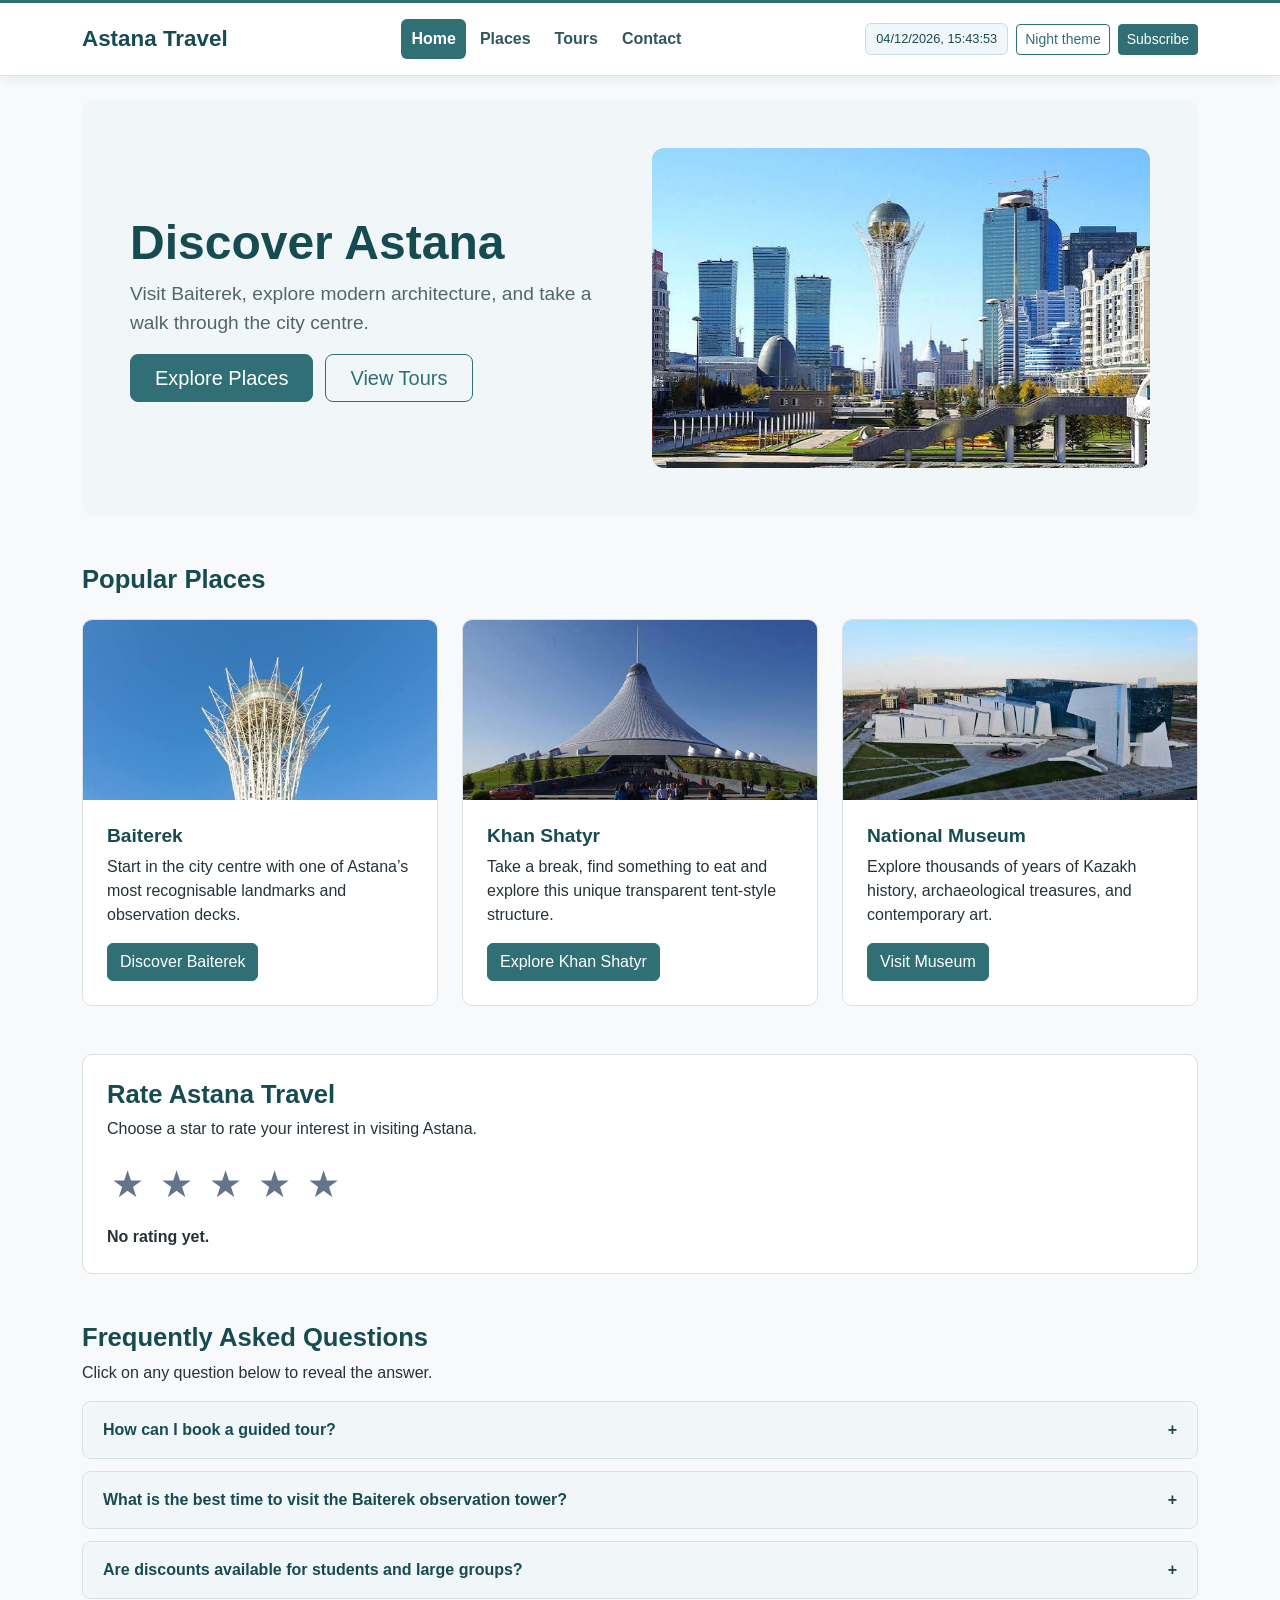
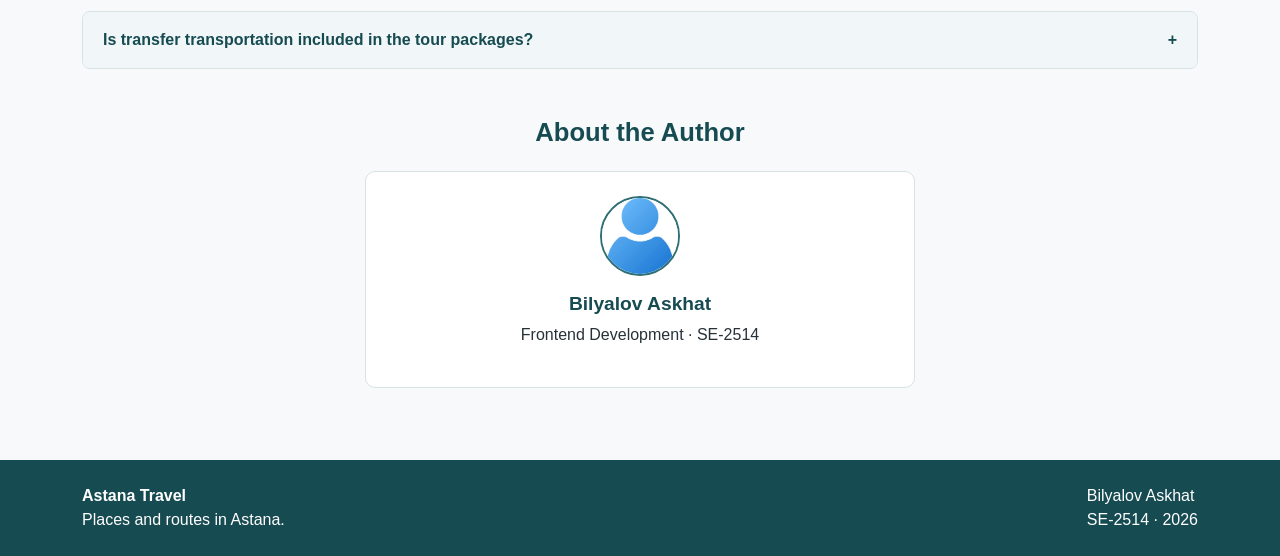
<file: index.html>
<!doctype html>
<html lang="en">
  <head>
    <meta charset="UTF-8" />
    <meta name="viewport" content="width=device-width, initial-scale=1.0" />
    <meta name="description" content="Places to visit and walking routes in Astana." />
    <title>Home | Astana Travel</title>
    <link rel="icon" href="data:," />
    <link rel="stylesheet" href="css/bootstrap.min.css" />
    <link rel="stylesheet" href="css/style.css" />
    <script src="js/main.js" defer></script>
    <script src="js/home.js" defer></script>
  </head>
  <body>
    <header class="site-header py-3">
      <div class="container header-row">
        <a class="logo" href="index.html">Astana Travel</a>
        <nav class="site-nav" aria-label="Main navigation">
          <a class="menu-link" href="index.html" aria-current="page">Home</a>
          <a class="menu-link" href="places.html">Places</a>
          <a class="menu-link" href="prices.html">Tours</a>
          <a class="menu-link" href="contact.html">Contact</a>
        </nav>
        <div class="header-actions">
          <span class="datetime-badge" id="current-date-time">Loading date and time...</span>
          <button class="btn btn-outline-teal btn-sm" id="theme-button" type="button" aria-pressed="false">Night theme</button>
          <button class="btn btn-teal btn-sm" id="open-popup" type="button">Subscribe</button>
        </div>
      </div>
    </header>

    <main class="container py-4">
      <section class="hero p-4 p-md-5 mb-5" id="welcome">
        <div class="row g-4">
          <div class="col-lg-6">
            <h1>Discover Astana</h1>
            <p class="intro">Visit Baiterek, explore modern architecture, and take a walk through the city centre.</p>
            <div class="card-actions">
              <a class="btn btn-teal btn-lg px-4" href="places.html">Explore Places</a>
              <a class="btn btn-outline-teal btn-lg px-4" href="prices.html">View Tours</a>
            </div>
          </div>
          <div class="col-lg-6">
            <img class="hero-image" src="images/astana.jpeg" alt="A view of Astana skyline" />
          </div>
        </div>
      </section>

      <section class="mb-5" id="highlights">
        <h2 class="mb-4">Popular Places</h2>
        <div class="row g-4">
          <div class="col-md-6 col-lg-4">
            <article class="travel-card">
              <img class="card-image" src="images/baiterek.jpeg" alt="Baiterek monument" />
              <div class="card-content p-4">
                <h3>Baiterek</h3>
                <p>Start in the city centre with one of Astana’s most recognisable landmarks and observation decks.</p>
                <a class="btn btn-teal" href="places.html#baiterek">Discover Baiterek</a>
              </div>
            </article>
          </div>
          <div class="col-md-6 col-lg-4">
            <article class="travel-card">
              <img class="card-image" src="images/khan_shatyr.jpeg" alt="Khan Shatyr" />
              <div class="card-content p-4">
                <h3>Khan Shatyr</h3>
                <p>Take a break, find something to eat and explore this unique transparent tent-style structure.</p>
                <a class="btn btn-teal" href="places.html#khan-shatyr">Explore Khan Shatyr</a>
              </div>
            </article>
          </div>
          <div class="col-md-6 col-lg-4">
            <article class="travel-card">
              <img class="card-image" src="images/national_museum.jpeg" alt="National Museum" />
              <div class="card-content p-4">
                <h3>National Museum</h3>
                <p>Explore thousands of years of Kazakh history, archaeological treasures, and contemporary art.</p>
                <a class="btn btn-teal" href="places.html#museum">Visit Museum</a>
              </div>
            </article>
          </div>
        </div>
      </section>

      <section class="rating-panel p-4 mb-5" id="rating" aria-labelledby="rating-title">
        <h2 id="rating-title">Rate Astana Travel</h2>
        <p>Choose a star to rate your interest in visiting Astana.</p>
        <div class="stars" role="group" aria-label="Rate from 1 to 5">
          <button class="star" type="button" aria-label="1 star" aria-pressed="false">&#9733;</button>
          <button class="star" type="button" aria-label="2 stars" aria-pressed="false">&#9733;</button>
          <button class="star" type="button" aria-label="3 stars" aria-pressed="false">&#9733;</button>
          <button class="star" type="button" aria-label="4 stars" aria-pressed="false">&#9733;</button>
          <button class="star" type="button" aria-label="5 stars" aria-pressed="false">&#9733;</button>
        </div>
        <p class="rating-result" id="rating-result" role="status">No rating yet.</p>
        <audio id="rating-sound" src="sounds/rating.wav" preload="auto"></audio>
      </section>

      <section class="mb-5" id="faq">
        <h2>Frequently Asked Questions</h2>
        <p>Click on any question below to reveal the answer.</p>
        <div class="faq-item">
          <button class="faq-question" type="button" aria-expanded="false" aria-controls="answer-1">
            <span>How can I book a guided tour?</span><span class="faq-icon" aria-hidden="true">+</span>
          </button>
          <div class="faq-answer" id="answer-1" hidden>Use our <a href="contact.html">Contact Form</a> to choose a route and check your details. This student project does not send bookings.</div>
        </div>
        <div class="faq-item">
          <button class="faq-question" type="button" aria-expanded="false" aria-controls="answer-2">
            <span>What is the best time to visit the Baiterek observation tower?</span><span class="faq-icon" aria-hidden="true">+</span>
          </button>
          <div class="faq-answer" id="answer-2" hidden>Sunset (around 6:30 PM to 8:00 PM) is the ideal time. You will experience panoramic views in daylight and see the city illuminated as night
                            falls.</div>
        </div>
        <div class="faq-item">
          <button class="faq-question" type="button" aria-expanded="false" aria-controls="answer-3">
            <span>Are discounts available for students and large groups?</span><span class="faq-icon" aria-hidden="true">+</span>
          </button>
          <div class="faq-answer" id="answer-3" hidden>Yes! University students receive a 20% discount with a valid student ID card, and groups of 5 or more receive a special group rate.</div>
        </div>
        <div class="faq-item">
          <button class="faq-question" type="button" aria-expanded="false" aria-controls="answer-4">
            <span>Is transfer transportation included in the tour packages?</span><span class="faq-icon" aria-hidden="true">+</span>
          </button>
          <div class="faq-answer" id="answer-4" hidden>All 4-hour (Culture Day) and 6-hour (Full Astana) tour packages include air-conditioned shuttle transfers between city landmarks.</div>
        </div>
      </section>

      <section class="section-heading mb-5" id="author">
        <h2 class="mb-4">About the Author</h2>
        <article class="author-card p-4">
          <img class="author-image mb-3" src="images/askhat.jpeg" alt="Bilyalov Askhat" />
          <h3>Bilyalov Askhat</h3>
          <p>Frontend Development &middot; SE-2514</p>
        </article>
      </section>
    </main>

    <footer class="site-footer py-4">
      <div class="container footer-content">
        <div>
          <strong>Astana Travel</strong>
          <p>Places and routes in Astana.</p>
        </div>
        <div>
          <p>Bilyalov Askhat</p>
          <p>SE-2514 &middot; 2026</p>
        </div>
      </div>
    </footer>

    <!-- The browser handles dialog focus and the Escape key. -->
    <dialog class="popup" id="subscription-popup" aria-labelledby="popup-title">
      <div class="popup-content p-4">
        <div class="popup-heading mb-3">
          <h2 id="popup-title">Subscribe to Astana Travel</h2>
          <button class="close-button" id="close-popup" type="button" aria-label="Close subscription">&times;</button>
        </div>
        <p>Get tour ideas, seasonal guides and Astana event notifications. This practice form does not send emails.</p>
        <form id="subscribe-form" novalidate>
          <div class="field mb-3">
            <label for="popup-email">Email address *</label>
            <input class="field-control" id="popup-email" type="email" placeholder="name@example.com" autocomplete="email" aria-describedby="popup-email-error" required autofocus />
            <p class="field-error" id="popup-email-error">Please enter a valid email address.</p>
          </div>
          <button class="btn btn-teal" type="submit">Subscribe Now</button>
        </form>
        <p class="notice mt-3" id="popup-result" role="status" hidden>Thank you! Your email passed validation. This demo does not send emails.</p>
      </div>
    </dialog>
  </body>
</html>
</file>
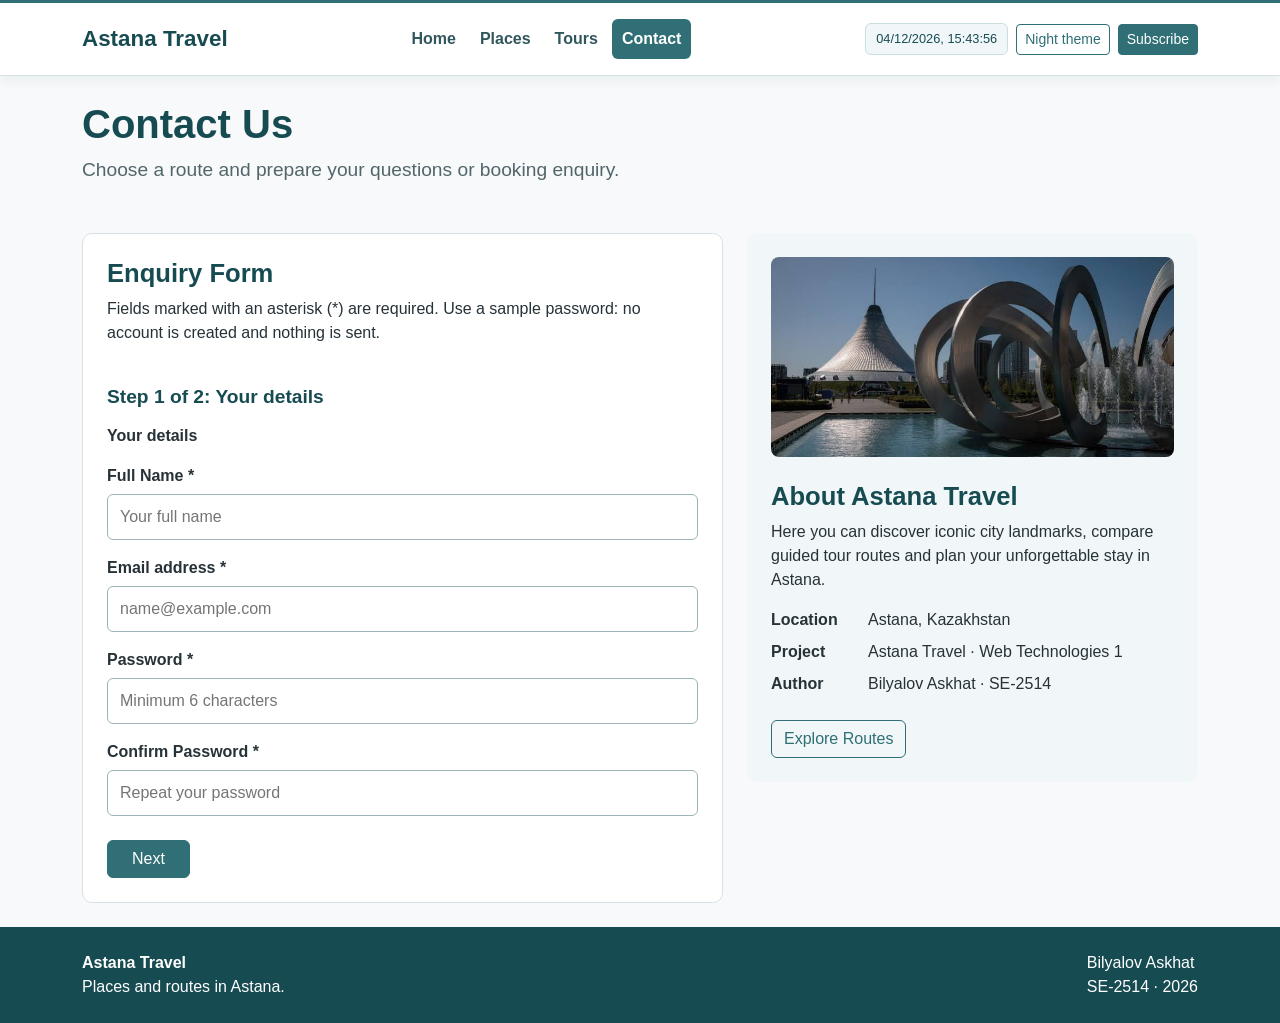
<file: contact.html>
<!doctype html>
<html lang="en">
  <head>
    <meta charset="UTF-8" />
    <meta name="viewport" content="width=device-width, initial-scale=1.0" />
    <meta name="description" content="Places to visit and walking routes in Astana." />
    <title>Contact | Astana Travel</title>
    <link rel="icon" href="data:," />
    <link rel="stylesheet" href="css/bootstrap.min.css" />
    <link rel="stylesheet" href="css/style.css" />
    <script src="js/main.js" defer></script>
    <script src="js/contact.js" defer></script>
  </head>
  <body>
    <header class="site-header py-3">
      <div class="container header-row">
        <a class="logo" href="index.html">Astana Travel</a>
        <nav class="site-nav" aria-label="Main navigation">
          <a class="menu-link" href="index.html">Home</a>
          <a class="menu-link" href="places.html">Places</a>
          <a class="menu-link" href="prices.html">Tours</a>
          <a class="menu-link" href="contact.html" aria-current="page">Contact</a>
        </nav>
        <div class="header-actions">
          <span class="datetime-badge" id="current-date-time">Loading date and time...</span>
          <button class="btn btn-outline-teal btn-sm" id="theme-button" type="button" aria-pressed="false">Night theme</button>
          <button class="btn btn-teal btn-sm" id="open-popup" type="button">Subscribe</button>
        </div>
      </div>
    </header>

    <main class="container py-4">
      <section class="mb-5">
        <h1>Contact Us</h1>
        <p class="intro">Choose a route and prepare your questions or booking enquiry.</p>
      </section>

      <div class="row g-4">
        <section class="col-lg-7" id="enquiry">
          <div class="travel-card p-4">
            <h2>Enquiry Form</h2>
            <p>Fields marked with an asterisk (*) are required. Use a sample password: no account is created and nothing is sent.</p>
            <h3 class="step-title" id="step-title" aria-live="polite">Step 1 of 2: Your details</h3>
            <form id="contact-form" novalidate>
              <fieldset class="form-step" id="details-step">
                <legend>Your details</legend>
                <div class="field mb-3">
                  <label for="name">Full Name *</label>
                  <input class="field-control" id="name" name="name" type="text" placeholder="Your full name" autocomplete="name" maxlength="80" aria-describedby="name-error" required />
                  <p class="field-error" id="name-error">Name is required.</p>
                </div>
                <div class="field mb-3">
                  <label for="email">Email address *</label>
                  <input class="field-control" id="email" name="email" type="email" placeholder="name@example.com" autocomplete="email" aria-describedby="email-error" required />
                  <p class="field-error" id="email-error">Please enter a valid email address.</p>
                </div>
                <div class="field mb-3">
                  <label for="password">Password *</label>
                  <input class="field-control" id="password" name="password" type="password" placeholder="Minimum 6 characters" autocomplete="new-password" minlength="6" aria-describedby="password-error" required />
                  <p class="field-error" id="password-error">Enter at least 6 characters, not only spaces.</p>
                </div>
                <div class="field mb-4">
                  <label for="confirmPassword">Confirm Password *</label>
                  <input class="field-control" id="confirmPassword" name="confirmPassword" type="password" placeholder="Repeat your password" autocomplete="new-password" aria-describedby="confirm-error" required />
                  <p class="field-error" id="confirm-error">Both passwords must match.</p>
                </div>
                <button class="btn btn-teal px-4" id="next-button" type="button">Next</button>
              </fieldset>

              <fieldset class="form-step" id="message-step" hidden>
                <legend>Your enquiry</legend>
                <div class="field mb-3">
                  <label for="tour">Choose a Tour</label>
                  <select class="field-control" id="tour" name="tour">
                    <option>City Start (2 hours)</option>
                    <option>Culture Day (4 hours)</option>
                    <option>Full Astana (6 hours)</option>
                  </select>
                </div>
                <fieldset class="contact-preference mb-3">
                  <legend>Preferred Contact Method</legend>
                  <label><input type="radio" name="contactPref" id="prefEmail" value="email" checked /> Email</label>
                  <label><input type="radio" name="contactPref" id="prefPhone" value="phone" /> Phone</label>
                </fieldset>
                <div class="field mb-3">
                  <label for="message">Message *</label>
                  <textarea class="field-control" id="message" name="message" rows="4" placeholder="What would you like to ask or explore?" maxlength="1000" aria-describedby="message-error" required></textarea>
                  <p class="field-error" id="message-error">Message is required.</p>
                </div>
                <div class="field mb-4">
                  <label class="checkbox-label" for="consent">
                    <input id="consent" name="consent" type="checkbox" aria-describedby="consent-error" required />
                    I agree to receive tour route details via email.
                  </label>
                  <p class="field-error" id="consent-error">You must agree before submitting.</p>
                </div>
                <div class="card-actions">
                  <button class="btn btn-outline-teal" id="back-button" type="button">Back</button>
                  <button class="btn btn-teal px-4" id="submit-button" type="submit">Submit Enquiry</button>
                </div>
              </fieldset>
            </form>

            <div class="notice mt-4" id="form-result" role="status" hidden>
              <h3>Details Checked</h3>
              <p id="success-message"></p>
              <button class="btn btn-outline-teal btn-sm" id="reset-button" type="button">Submit another enquiry</button>
            </div>
          </div>
        </section>

        <aside class="col-lg-5" id="about">
          <div class="about-panel p-4">
            <img class="contact-image mb-4" src="images/contact.jpeg" alt="Sculpture in Astana" />
            <h2>About Astana Travel</h2>
            <p>Here you can discover iconic city landmarks, compare guided tour routes and plan your unforgettable stay in Astana.</p>
            <dl class="project-details mb-4">
              <dt>Location</dt><dd>Astana, Kazakhstan</dd>
              <dt>Project</dt><dd>Astana Travel &middot; Web Technologies 1</dd>
              <dt>Author</dt><dd>Bilyalov Askhat &middot; SE-2514</dd>
            </dl>
            <a class="btn btn-outline-teal" href="prices.html">Explore Routes</a>
          </div>
        </aside>
      </div>
    </main>

    <footer class="site-footer py-4">
      <div class="container footer-content">
        <div>
          <strong>Astana Travel</strong>
          <p>Places and routes in Astana.</p>
        </div>
        <div>
          <p>Bilyalov Askhat</p>
          <p>SE-2514 &middot; 2026</p>
        </div>
      </div>
    </footer>

    <!-- The browser handles dialog focus and the Escape key. -->
    <dialog class="popup" id="subscription-popup" aria-labelledby="popup-title">
      <div class="popup-content p-4">
        <div class="popup-heading mb-3">
          <h2 id="popup-title">Subscribe to Astana Travel</h2>
          <button class="close-button" id="close-popup" type="button" aria-label="Close subscription">&times;</button>
        </div>
        <p>Get tour ideas, seasonal guides and Astana event notifications. This practice form does not send emails.</p>
        <form id="subscribe-form" novalidate>
          <div class="field mb-3">
            <label for="popup-email">Email address *</label>
            <input class="field-control" id="popup-email" type="email" placeholder="name@example.com" autocomplete="email" aria-describedby="popup-email-error" required autofocus />
            <p class="field-error" id="popup-email-error">Please enter a valid email address.</p>
          </div>
          <button class="btn btn-teal" type="submit">Subscribe Now</button>
        </form>
        <p class="notice mt-3" id="popup-result" role="status" hidden>Thank you! Your email passed validation. This demo does not send emails.</p>
      </div>
    </dialog>
  </body>
</html>
</file>
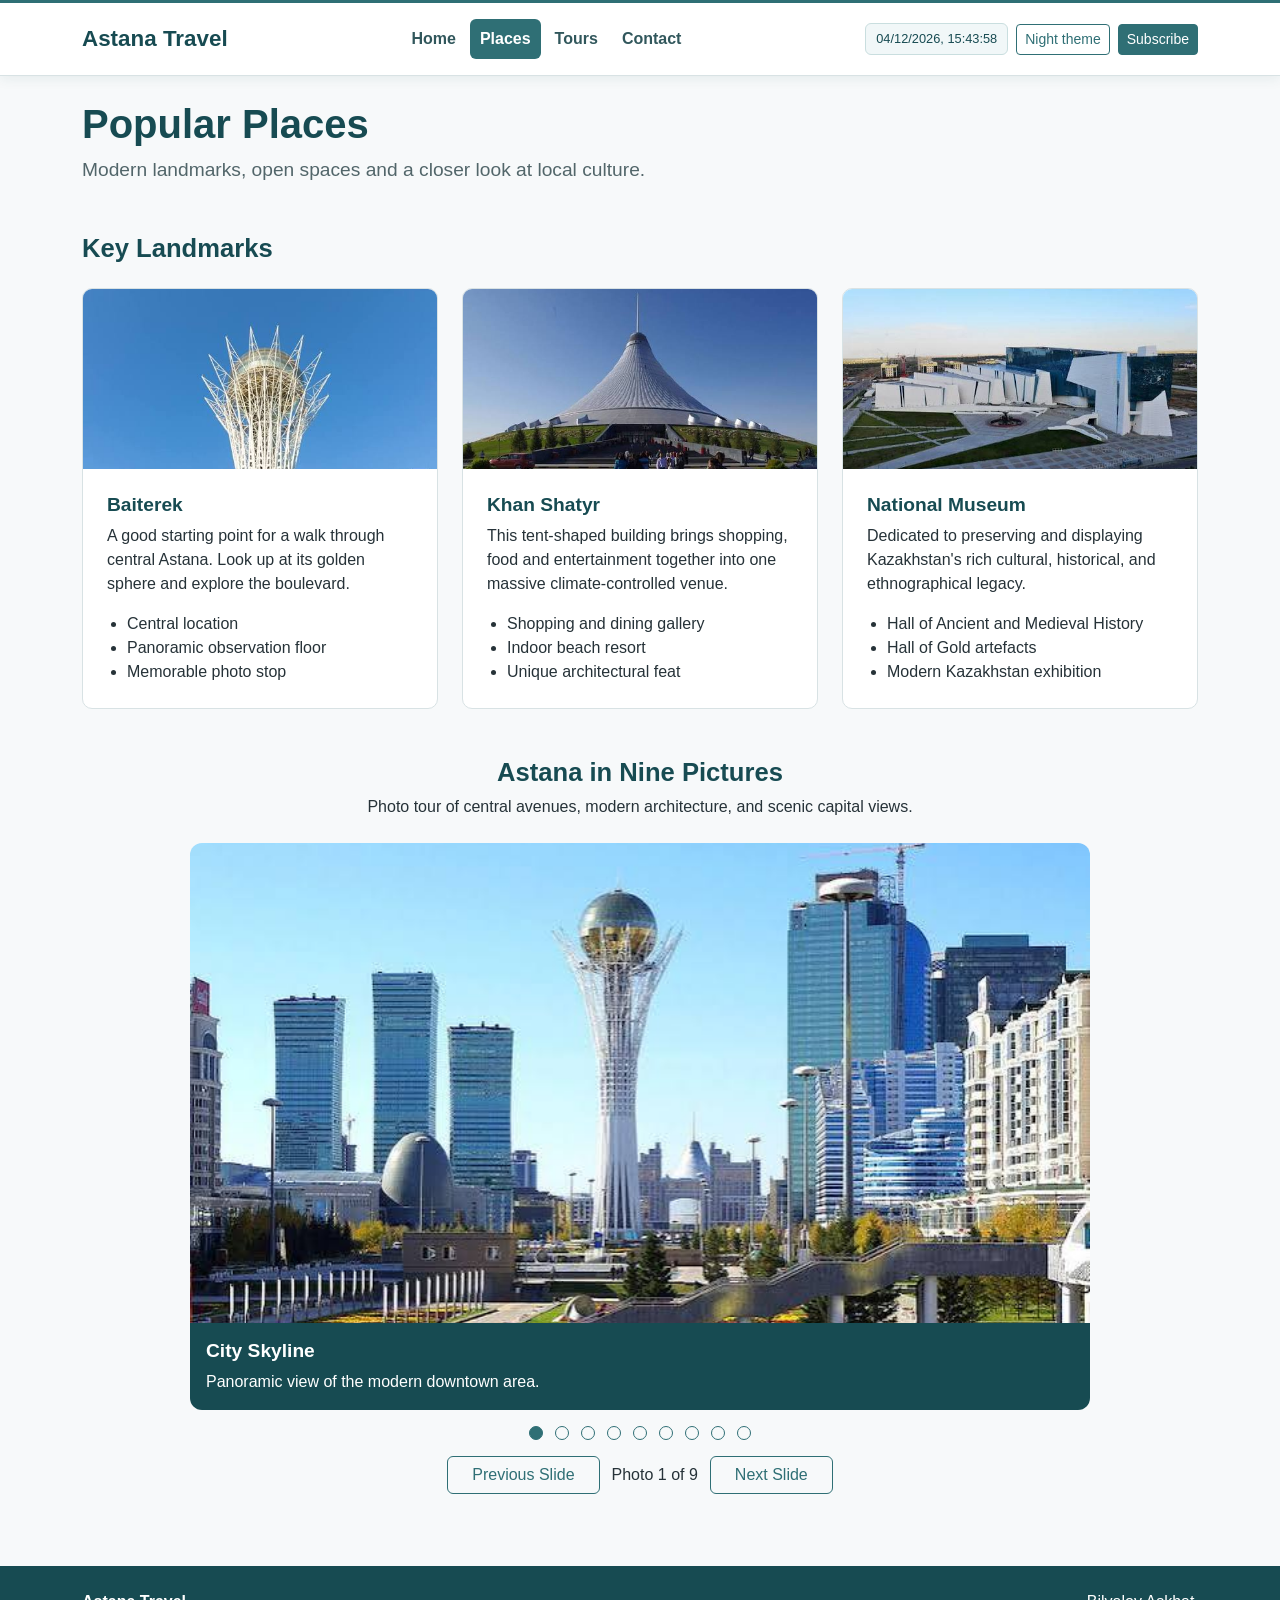
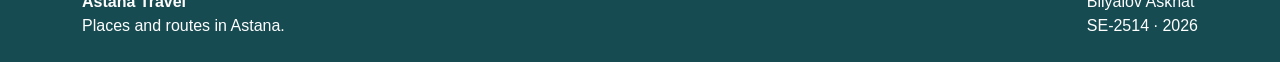
<file: places.html>
<!doctype html>
<html lang="en">
  <head>
    <meta charset="UTF-8" />
    <meta name="viewport" content="width=device-width, initial-scale=1.0" />
    <meta name="description" content="Places to visit and walking routes in Astana." />
    <title>Places | Astana Travel</title>
    <link rel="icon" href="data:," />
    <link rel="stylesheet" href="css/bootstrap.min.css" />
    <link rel="stylesheet" href="css/style.css" />
    <script src="js/main.js" defer></script>
    <script src="js/places.js" defer></script>
  </head>
  <body>
    <header class="site-header py-3">
      <div class="container header-row">
        <a class="logo" href="index.html">Astana Travel</a>
        <nav class="site-nav" aria-label="Main navigation">
          <a class="menu-link" href="index.html">Home</a>
          <a class="menu-link" href="places.html" aria-current="page">Places</a>
          <a class="menu-link" href="prices.html">Tours</a>
          <a class="menu-link" href="contact.html">Contact</a>
        </nav>
        <div class="header-actions">
          <span class="datetime-badge" id="current-date-time">Loading date and time...</span>
          <button class="btn btn-outline-teal btn-sm" id="theme-button" type="button" aria-pressed="false">Night theme</button>
          <button class="btn btn-teal btn-sm" id="open-popup" type="button">Subscribe</button>
        </div>
      </div>
    </header>

    <main class="container py-4">
      <section class="mb-5">
        <h1>Popular Places</h1>
        <p class="intro">Modern landmarks, open spaces and a closer look at local culture.</p>
      </section>

      <section class="mb-5" id="landmarks">
        <h2 class="mb-4">Key Landmarks</h2>
        <div class="row g-4">
          <div class="col-md-6 col-lg-4" id="baiterek">
            <article class="travel-card">
              <img class="card-image" src="images/baiterek.jpeg" alt="Baiterek monument" />
              <div class="card-content p-4">
                <h3>Baiterek</h3>
                <p>A good starting point for a walk through central Astana. Look up at its golden sphere and explore the boulevard.</p>
                <ul class="feature-list">
                  <li>Central location</li>
                  <li>Panoramic observation floor</li>
                  <li>Memorable photo stop</li>
                </ul>
              </div>
            </article>
          </div>
          <div class="col-md-6 col-lg-4" id="khan-shatyr">
            <article class="travel-card">
              <img class="card-image" src="images/khan_shatyr.jpeg" alt="Khan Shatyr" />
              <div class="card-content p-4">
                <h3>Khan Shatyr</h3>
                <p>This tent-shaped building brings shopping, food and entertainment together into one massive climate-controlled venue.</p>
                <ul class="feature-list">
                  <li>Shopping and dining gallery</li>
                  <li>Indoor beach resort</li>
                  <li>Unique architectural feat</li>
                </ul>
              </div>
            </article>
          </div>
          <div class="col-md-6 col-lg-4" id="museum">
            <article class="travel-card">
              <img class="card-image" src="images/national_museum.jpeg" alt="National Museum" />
              <div class="card-content p-4">
                <h3>National Museum</h3>
                <p>Dedicated to preserving and displaying Kazakhstan&#x27;s rich cultural, historical, and ethnographical legacy.</p>
                <ul class="feature-list">
                  <li>Hall of Ancient and Medieval History</li>
                  <li>Hall of Gold artefacts</li>
                  <li>Modern Kazakhstan exhibition</li>
                </ul>
              </div>
            </article>
          </div>
        </div>
      </section>

      <section class="mb-5" id="gallery-carousel">
        <div class="section-heading mb-4">
          <h2>Astana in Nine Pictures</h2>
          <p>Photo tour of central avenues, modern architecture, and scenic capital views.</p>
        </div>
        <div class="gallery">
          <figure class="gallery-slide">
            <img src="images/astana.jpeg" alt="City skyline" />
            <figcaption class="gallery-caption p-3">
              <h3>City Skyline</h3>
              <p>Panoramic view of the modern downtown area.</p>
            </figcaption>
          </figure>
          <figure class="gallery-slide" hidden>
            <img src="images/baiterek.jpeg" alt="Baiterek monument" />
            <figcaption class="gallery-caption p-3">
              <h3>Baiterek Tower</h3>
              <p>Monument embodying Kazakh folklore and statehood.</p>
            </figcaption>
          </figure>
          <figure class="gallery-slide" hidden>
            <img src="images/khan_shatyr.jpeg" alt="Khan Shatyr" />
            <figcaption class="gallery-caption p-3">
              <h3>Khan Shatyr</h3>
              <p>Architectural wonder designed by Norman Foster.</p>
            </figcaption>
          </figure>
          <figure class="gallery-slide" hidden>
            <img src="images/national_museum.jpeg" alt="National Museum" />
            <figcaption class="gallery-caption p-3">
              <h3>National Museum</h3>
              <p>Largest museum complex in Central Asia.</p>
            </figcaption>
          </figure>
          <figure class="gallery-slide" hidden>
            <img src="images/contact.jpeg" alt="City sculpture" />
            <figcaption class="gallery-caption p-3">
              <h3>City Sculpture</h3>
              <p>Contemporary public art in the parks.</p>
            </figcaption>
          </figure>
          <figure class="gallery-slide" hidden>
            <img src="images/tour.jpeg" alt="City tour" />
            <figcaption class="gallery-caption p-3">
              <h3>City Promenade</h3>
              <p>Walking routes along the central avenues.</p>
            </figcaption>
          </figure>
          <figure class="gallery-slide" hidden>
            <img src="images/mosque.jpg" alt="Grand Mosque" />
            <figcaption class="gallery-caption p-3">
              <h3>Grand Mosque</h3>
              <p>Stunning Islamic architecture in the capital.</p>
            </figcaption>
          </figure>
          <figure class="gallery-slide" hidden>
            <img src="images/nur-astana.jpg" alt="Nur Astana Mosque" />
            <figcaption class="gallery-caption p-3">
              <h3>Nur Astana Mosque</h3>
              <p>Historic spiritual centre with elegant domes.</p>
            </figcaption>
          </figure>
          <figure class="gallery-slide" hidden>
            <img src="images/mosque-interior.jpg" alt="Grand Mosque Interior" />
            <figcaption class="gallery-caption p-3">
              <h3>Grand Mosque Interior</h3>
              <p>Exquisite interior ornaments and light fixtures.</p>
            </figcaption>
          </figure>
          <div class="gallery-controls mt-3" role="group" aria-label="Choose a gallery photo">
            <button class="gallery-dot" type="button" aria-label="Show photo 1" aria-pressed="true"></button>
            <button class="gallery-dot" type="button" aria-label="Show photo 2" aria-pressed="false"></button>
            <button class="gallery-dot" type="button" aria-label="Show photo 3" aria-pressed="false"></button>
            <button class="gallery-dot" type="button" aria-label="Show photo 4" aria-pressed="false"></button>
            <button class="gallery-dot" type="button" aria-label="Show photo 5" aria-pressed="false"></button>
            <button class="gallery-dot" type="button" aria-label="Show photo 6" aria-pressed="false"></button>
            <button class="gallery-dot" type="button" aria-label="Show photo 7" aria-pressed="false"></button>
            <button class="gallery-dot" type="button" aria-label="Show photo 8" aria-pressed="false"></button>
            <button class="gallery-dot" type="button" aria-label="Show photo 9" aria-pressed="false"></button>
          </div>
          <div class="gallery-controls mt-3">
            <button class="btn btn-outline-teal px-4" id="previous-slide" type="button">Previous Slide</button>
            <span id="gallery-counter" role="status">Photo 1 of 9</span>
            <button class="btn btn-outline-teal px-4" id="next-slide" type="button">Next Slide</button>
          </div>
        </div>
      </section>
    </main>

    <footer class="site-footer py-4">
      <div class="container footer-content">
        <div>
          <strong>Astana Travel</strong>
          <p>Places and routes in Astana.</p>
        </div>
        <div>
          <p>Bilyalov Askhat</p>
          <p>SE-2514 &middot; 2026</p>
        </div>
      </div>
    </footer>

    <!-- The browser handles dialog focus and the Escape key. -->
    <dialog class="popup" id="subscription-popup" aria-labelledby="popup-title">
      <div class="popup-content p-4">
        <div class="popup-heading mb-3">
          <h2 id="popup-title">Subscribe to Astana Travel</h2>
          <button class="close-button" id="close-popup" type="button" aria-label="Close subscription">&times;</button>
        </div>
        <p>Get tour ideas, seasonal guides and Astana event notifications. This practice form does not send emails.</p>
        <form id="subscribe-form" novalidate>
          <div class="field mb-3">
            <label for="popup-email">Email address *</label>
            <input class="field-control" id="popup-email" type="email" placeholder="name@example.com" autocomplete="email" aria-describedby="popup-email-error" required autofocus />
            <p class="field-error" id="popup-email-error">Please enter a valid email address.</p>
          </div>
          <button class="btn btn-teal" type="submit">Subscribe Now</button>
        </form>
        <p class="notice mt-3" id="popup-result" role="status" hidden>Thank you! Your email passed validation. This demo does not send emails.</p>
      </div>
    </dialog>
  </body>
</html>
</file>
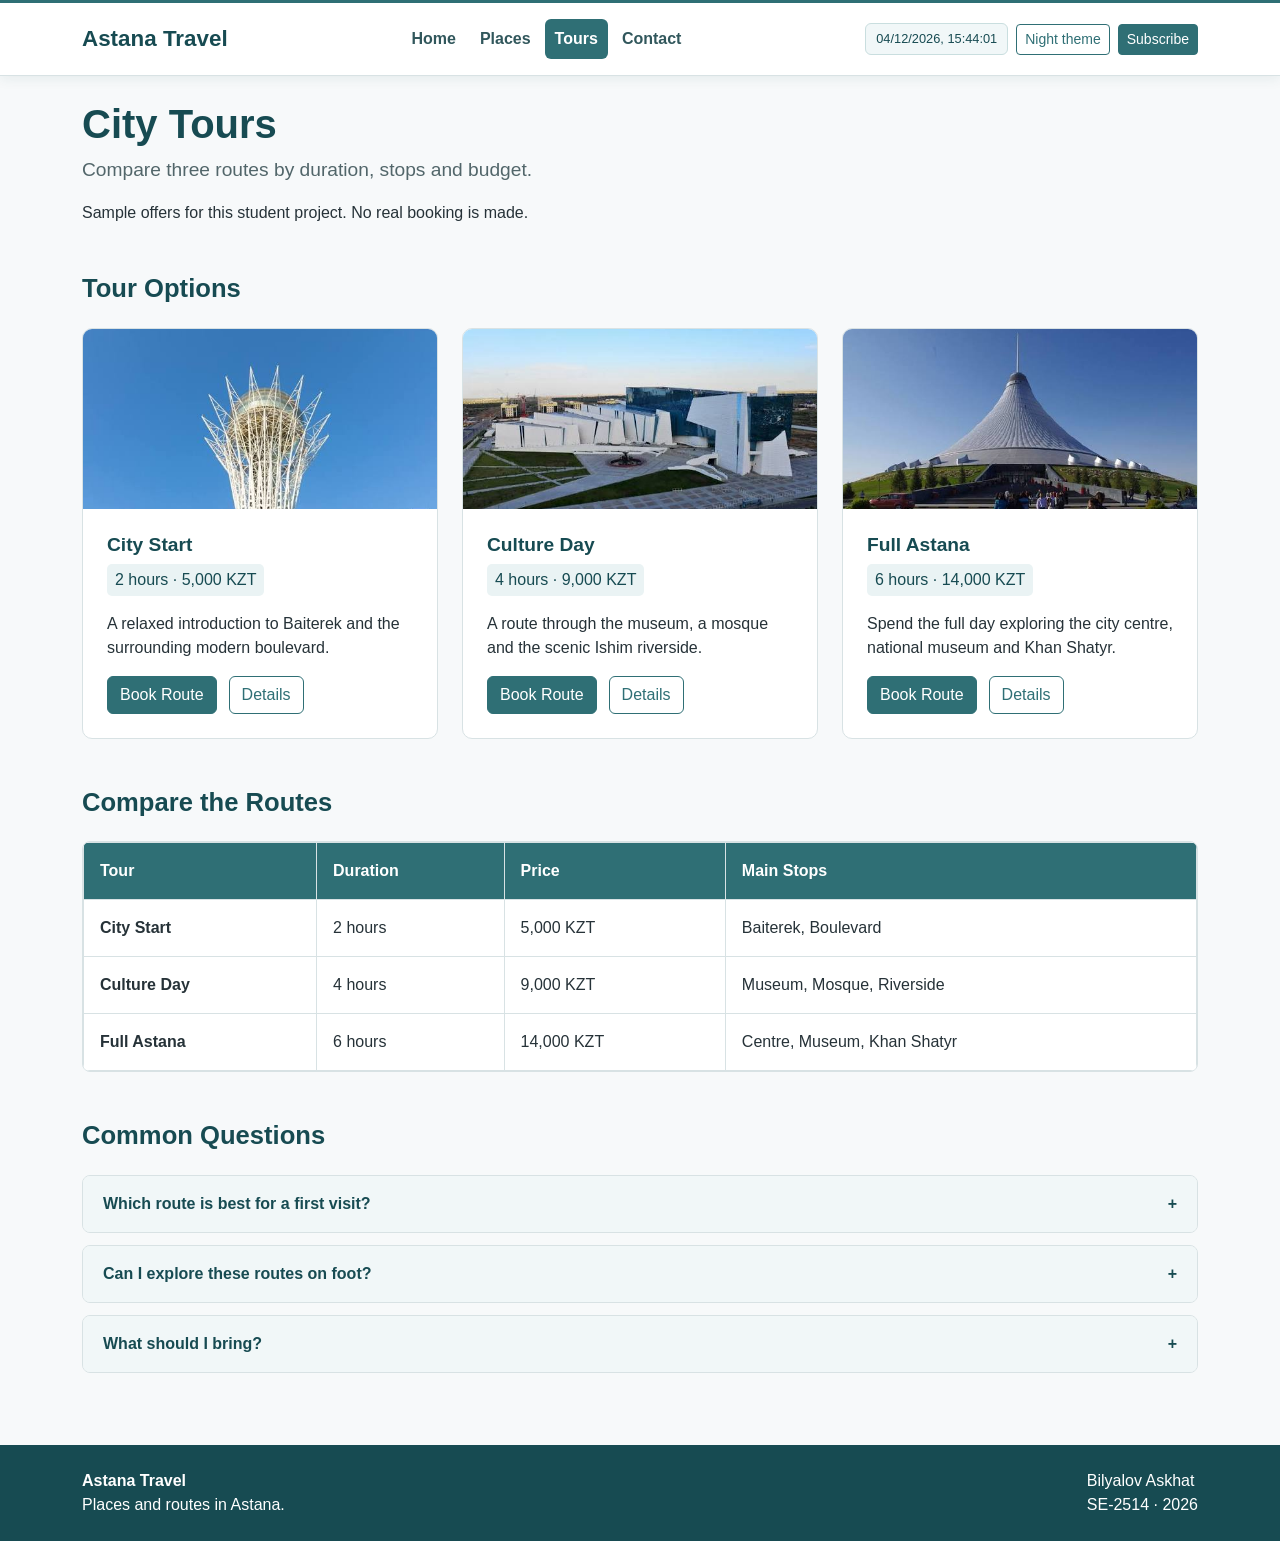
<file: prices.html>
<!doctype html>
<html lang="en">
  <head>
    <meta charset="UTF-8" />
    <meta name="viewport" content="width=device-width, initial-scale=1.0" />
    <meta name="description" content="Places to visit and walking routes in Astana." />
    <title>Tours | Astana Travel</title>
    <link rel="icon" href="data:," />
    <link rel="stylesheet" href="css/bootstrap.min.css" />
    <link rel="stylesheet" href="css/style.css" />
    <script src="js/main.js" defer></script>
    <script src="js/tours.js" defer></script>
  </head>
  <body>
    <header class="site-header py-3">
      <div class="container header-row">
        <a class="logo" href="index.html">Astana Travel</a>
        <nav class="site-nav" aria-label="Main navigation">
          <a class="menu-link" href="index.html">Home</a>
          <a class="menu-link" href="places.html">Places</a>
          <a class="menu-link" href="prices.html" aria-current="page">Tours</a>
          <a class="menu-link" href="contact.html">Contact</a>
        </nav>
        <div class="header-actions">
          <span class="datetime-badge" id="current-date-time">Loading date and time...</span>
          <button class="btn btn-outline-teal btn-sm" id="theme-button" type="button" aria-pressed="false">Night theme</button>
          <button class="btn btn-teal btn-sm" id="open-popup" type="button">Subscribe</button>
        </div>
      </div>
    </header>

    <main class="container py-4">
      <section class="mb-5">
        <h1>City Tours</h1>
        <p class="intro">Compare three routes by duration, stops and budget.</p>
        <p>Sample offers for this student project. No real booking is made.</p>
      </section>

      <section class="mb-5" id="options">
        <h2 class="mb-4">Tour Options</h2>
        <!-- tours.js fills these cards from the tours array. -->
        <div class="row g-4" id="tour-list"></div>
        <noscript><p>Enable JavaScript to display the routes and comparison table.</p></noscript>
      </section>

      <section class="mb-5" id="comparison">
        <h2 class="mb-4">Compare the Routes</h2>
        <div class="table-wrap">
          <table class="route-table">
            <thead>
              <tr>
                <th scope="col">Tour</th>
                <th scope="col">Duration</th>
                <th scope="col">Price</th>
                <th scope="col">Main Stops</th>
              </tr>
            </thead>
            <tbody id="tour-table-body"></tbody>
          </table>
        </div>
      </section>

      <section class="mb-5" id="questions">
        <h2 class="mb-4">Common Questions</h2>
        <div class="faq-item">
          <button class="faq-question" type="button" aria-expanded="false" aria-controls="answer-1">
            <span>Which route is best for a first visit?</span><span class="faq-icon" aria-hidden="true">+</span>
          </button>
          <div class="faq-answer" id="answer-1" hidden>City Start takes about two hours and comfortably covers Baiterek and the central boulevard.</div>
        </div>
        <div class="faq-item">
          <button class="faq-question" type="button" aria-expanded="false" aria-controls="answer-2">
            <span>Can I explore these routes on foot?</span><span class="faq-icon" aria-hidden="true">+</span>
          </button>
          <div class="faq-answer" id="answer-2" hidden>The central landmarks can easily be combined in a walk. For stops farther apart, plan time for public transport or taxi.</div>
        </div>
        <div class="faq-item">
          <button class="faq-question" type="button" aria-expanded="false" aria-controls="answer-3">
            <span>What should I bring?</span><span class="faq-icon" aria-hidden="true">+</span>
          </button>
          <div class="faq-answer" id="answer-3" hidden>Comfortable walking shoes, water, and an extra layer for cooler or windy weather are highly recommended.</div>
        </div>
      </section>
    </main>

    <footer class="site-footer py-4">
      <div class="container footer-content">
        <div>
          <strong>Astana Travel</strong>
          <p>Places and routes in Astana.</p>
        </div>
        <div>
          <p>Bilyalov Askhat</p>
          <p>SE-2514 &middot; 2026</p>
        </div>
      </div>
    </footer>

    <!-- The browser handles dialog focus and the Escape key. -->
    <dialog class="popup" id="subscription-popup" aria-labelledby="popup-title">
      <div class="popup-content p-4">
        <div class="popup-heading mb-3">
          <h2 id="popup-title">Subscribe to Astana Travel</h2>
          <button class="close-button" id="close-popup" type="button" aria-label="Close subscription">&times;</button>
        </div>
        <p>Get tour ideas, seasonal guides and Astana event notifications. This practice form does not send emails.</p>
        <form id="subscribe-form" novalidate>
          <div class="field mb-3">
            <label for="popup-email">Email address *</label>
            <input class="field-control" id="popup-email" type="email" placeholder="name@example.com" autocomplete="email" aria-describedby="popup-email-error" required autofocus />
            <p class="field-error" id="popup-email-error">Please enter a valid email address.</p>
          </div>
          <button class="btn btn-teal" type="submit">Subscribe Now</button>
        </form>
        <p class="notice mt-3" id="popup-result" role="status" hidden>Thank you! Your email passed validation. This demo does not send emails.</p>
      </div>
    </dialog>
  </body>
</html>
</file>
<file: css/style.css>
/* Bootstrap supplies containers, the grid, spacing and button sizes. */
body {
  margin: 0;
  min-height: 100vh;
  display: flex;
  flex-direction: column;
  font-family: Arial, sans-serif;
  color: #263238;
  background: #f7f9fa;
  transition: background-color 0.2s, color 0.2s;
}
main { flex: 1; }
h1, h2, h3, .logo { color: #174b52; font-weight: bold; }
h1 { font-size: 2.5rem; }
h2 { font-size: 1.6rem; }
h3 { font-size: 1.2rem; }
a { color: #2f6f75; }
img { display: block; max-width: 100%; }
[hidden] { display: none !important; }
.intro { color: #52666a; font-size: 1.2rem; }
.section-heading { text-align: center; }

/* Our button colours; Bootstrap keeps the basic button shape and sizes. */
.btn-teal {
  color: #fff;
  background: #2f6f75;
  border-color: #2f6f75;
}
.btn-teal:hover, .btn-teal:active {
  color: #fff;
  background: #174b52;
  border-color: #174b52;
}
.btn-outline-teal {
  color: #2f6f75;
  background: transparent;
  border-color: #2f6f75;
}
.btn-outline-teal:hover, .btn-outline-teal:active {
  color: #fff;
  background: #2f6f75;
  border-color: #2f6f75;
}
a:focus-visible, button:focus-visible, .btn:focus-visible, .field-control:focus-visible {
  outline: 3px solid #b76e2d;
  outline-offset: 3px;
}

/* Shared header, navigation, clock and footer. */
.site-header {
  background: #fff;
  border-top: 3px solid #2f6f75;
  border-bottom: 1px solid #d8e2e4;
  box-shadow: 0 3px 12px rgba(23, 75, 82, 0.08);
}
.header-row, .site-nav, .header-actions, .footer-content {
  display: flex;
  align-items: center;
  gap: 16px;
}
.header-row { flex-wrap: wrap; justify-content: space-between; }
.logo { font-size: 1.4rem; text-decoration: none; white-space: nowrap; }
.site-nav { flex-wrap: wrap; gap: 4px; }
.menu-link {
  padding: 8px 10px;
  border-radius: 6px;
  color: #31575c;
  text-decoration: none;
  font-weight: bold;
  transition: color 0.2s, background-color 0.2s;
}
.menu-link:hover {
  color: #174b52;
  background: #eaf3f4;
}
.menu-link[aria-current="page"] {
  color: #fff;
  background: #2f6f75;
}
.header-actions { flex-wrap: wrap; gap: 8px; }
.datetime-badge {
  padding: 5px 10px;
  border: 1px solid #c9dedf;
  border-radius: 6px;
  color: #174b52;
  background: #f1f7f8;
  font-size: 0.8rem;
}
.site-footer { color: #fff; background: #174b52; }
.footer-content { justify-content: space-between; align-items: start; }
.site-footer p { margin: 0; }

/* Hero and reusable cards. */
.hero, .about-panel { border-radius: 12px; background: #f1f7f8; }
.hero .row { align-items: center; }
.hero h1 { font-size: 3rem; }
.hero-image {
  width: 100%;
  height: 320px;
  border-radius: 12px;
  object-fit: cover;
}
.travel-card, .author-card, .rating-panel {
  height: 100%;
  overflow: hidden;
  border: 1px solid #d8e2e4;
  border-radius: 10px;
  background: #fff;
}
.travel-card { display: flex; flex-direction: column; }
.card-image { width: 100%; height: 180px; object-fit: cover; }
.card-content {
  flex: 1;
  display: flex;
  flex-direction: column;
  align-items: start;
}
.card-content > .btn, .card-content > .card-actions { margin-top: auto; }
.card-actions, .gallery-controls, .popup-heading {
  display: flex;
  flex-wrap: wrap;
  align-items: center;
  gap: 12px;
}
.author-card { max-width: 550px; margin: 0 auto; }
.author-image {
  width: 80px;
  height: 80px;
  margin: 0 auto;
  border: 2px solid #2f6f75;
  border-radius: 50%;
  object-fit: cover;
}
.feature-list { padding-left: 20px; margin: 0; }

/* FAQ uses ordinary buttons and the hidden attribute. */
.faq-item {
  margin-bottom: 12px;
  overflow: hidden;
  border: 1px solid #d8e2e4;
  border-radius: 8px;
  background: #fff;
}
.faq-question {
  width: 100%;
  display: flex;
  justify-content: space-between;
  align-items: center;
  gap: 16px;
  padding: 16px 20px;
  border: 0;
  color: #174b52;
  background: #f1f7f8;
  text-align: left;
  font-weight: bold;
}
.faq-question:hover { background: #dcebed; }
.faq-answer { padding: 16px 20px; }

/* Gallery: all nine original photographs are still in the HTML. */
.gallery { max-width: 900px; margin: 0 auto; }
.gallery-slide { margin: 0; overflow: hidden; border-radius: 12px; }
.gallery-slide img { width: 100%; height: 480px; object-fit: cover; }
.gallery-caption { color: #fff; background: #174b52; }
.gallery-caption h3 { color: #fff; }
.gallery-caption p { margin: 0; }
.gallery-controls { justify-content: center; }
.gallery-dot {
  width: 14px;
  height: 14px;
  padding: 0;
  border: 1px solid #2f6f75;
  border-radius: 50%;
  background: transparent;
}
.gallery-dot[aria-pressed="true"] { background: #2f6f75; }

/* Tours and the comparison table. */
.tour-meta {
  padding: 4px 8px;
  border-radius: 5px;
  color: #174b52;
  background: #eaf3f4;
}
.table-wrap { overflow-x: auto; border: 1px solid #d8e2e4; border-radius: 8px; }
.route-table { width: 100%; min-width: 540px; background: #fff; }
.route-table th, .route-table td {
  padding: 16px;
  border: 1px solid #d8e2e4;
  vertical-align: middle;
}
.route-table thead { color: #fff; background: #2f6f75; }

/* Form fields and validation. */
.field label { display: block; margin-bottom: 6px; font-weight: bold; }
.field-control {
  width: 100%;
  padding: 10px 12px;
  border: 1px solid #9eb5b8;
  border-radius: 6px;
  color: inherit;
  background: #fff;
}
textarea { resize: vertical; }
.field-error {
  display: none;
  margin: 6px 0 0;
  color: #b42318;
  font-size: 0.9rem;
}
.field.invalid .field-error { display: block; }
.field.invalid .field-control { border-color: #b42318; }
.form-step, .contact-preference {
  min-width: 0;
  margin: 0;
  padding: 0;
  border: 0;
}
.form-step > legend { font-size: 1rem; font-weight: bold; margin-bottom: 16px; }
.contact-preference legend { font-size: 1rem; font-weight: bold; }
.contact-preference label { margin-right: 16px; }
.field .checkbox-label {
  display: flex;
  align-items: start;
  gap: 10px;
  font-weight: normal;
}
.checkbox-label input { margin-top: 5px; }
.step-title { margin: 24px 0 16px; }
.notice {
  padding: 16px;
  border: 1px solid #9ac9b4;
  border-radius: 6px;
  color: #164c37;
  background: #eaf7f0;
}
.notice h3, .night .notice h3 { color: #164c37; }
.contact-image { width: 100%; height: 200px; border-radius: 8px; object-fit: cover; }
.project-details {
  display: grid;
  grid-template-columns: 85px 1fr;
  gap: 8px 12px;
}
.project-details dd { margin: 0; }

/* The native dialog supplies focus management and Escape handling. */
.popup {
  width: calc(100% - 32px);
  max-width: 480px;
  max-height: calc(100% - 32px);
  padding: 0;
  overflow-y: auto;
  border: 0;
  border-radius: 12px;
  color: inherit;
  background: #fff;
}
.popup::backdrop { background: rgba(0, 0, 0, 0.5); }
.popup-heading { flex-wrap: nowrap; justify-content: space-between; }
.popup-heading h2 { margin: 0; font-size: 1.3rem; }
.close-button {
  border: 0;
  padding: 0 6px;
  color: inherit;
  background: transparent;
  font-size: 1.8rem;
  line-height: 1;
}

/* Selecting a star triggers the colour and transform transitions. */
.stars { display: flex; gap: 8px; }
.star {
  padding: 2px 4px;
  border: 0;
  color: #64748b;
  background: transparent;
  font-size: 2.3rem;
  line-height: 1.4;
  transition: transform 0.2s, color 0.2s;
}
.star.selected { color: #a65b00; transform: scale(1.15); }
.rating-result { margin: 12px 0 0; font-weight: bold; }

/* Night theme changes our components; the Bootstrap layout stays the same. */
body.night { color: #e4edef; background: #172a30; }
.night h1, .night h2, .night h3, .night a, .night .intro { color: #b4e1e4; }
.night .site-header, .night .travel-card, .night .author-card,
.night .rating-panel, .night .faq-item, .night .route-table, .night .popup {
  color: #e4edef;
  border-color: #46636a;
  background: #223b43;
}
.night .hero, .night .about-panel, .night .faq-question {
  color: #e4edef;
  background: #294851;
}
.night .menu-link:hover { color: #e4edef; background: #294851; }
.night .menu-link[aria-current="page"] { color: #172a30; background: #b4e1e4; }
.night .field-control { color: #e4edef; background: #172a30; }
.night .field-control::placeholder { color: #afc4ca; }
.night .field-error { color: #ffb6ae; }
.night .btn-teal, .night .btn-outline-teal:hover, .night .gallery-caption h3 { color: #fff; }
.night .btn-outline-teal { color: #b4e1e4; border-color: #b4e1e4; }
.night .star { color: #b5c6cb; }
.night .star.selected { color: #ffc56a; }

@media (max-width: 991px) {
  .header-actions { width: 100%; }
}
@media (max-width: 575px) {
  h1, .hero h1 { font-size: 2rem; }
  .header-row { display: block; }
  .site-nav { margin: 12px 0; }
  .hero-image { height: 220px; }
  .gallery-slide img { height: 260px; }
  .footer-content { flex-direction: column; }
  .project-details { grid-template-columns: 1fr; }
}
</file>
